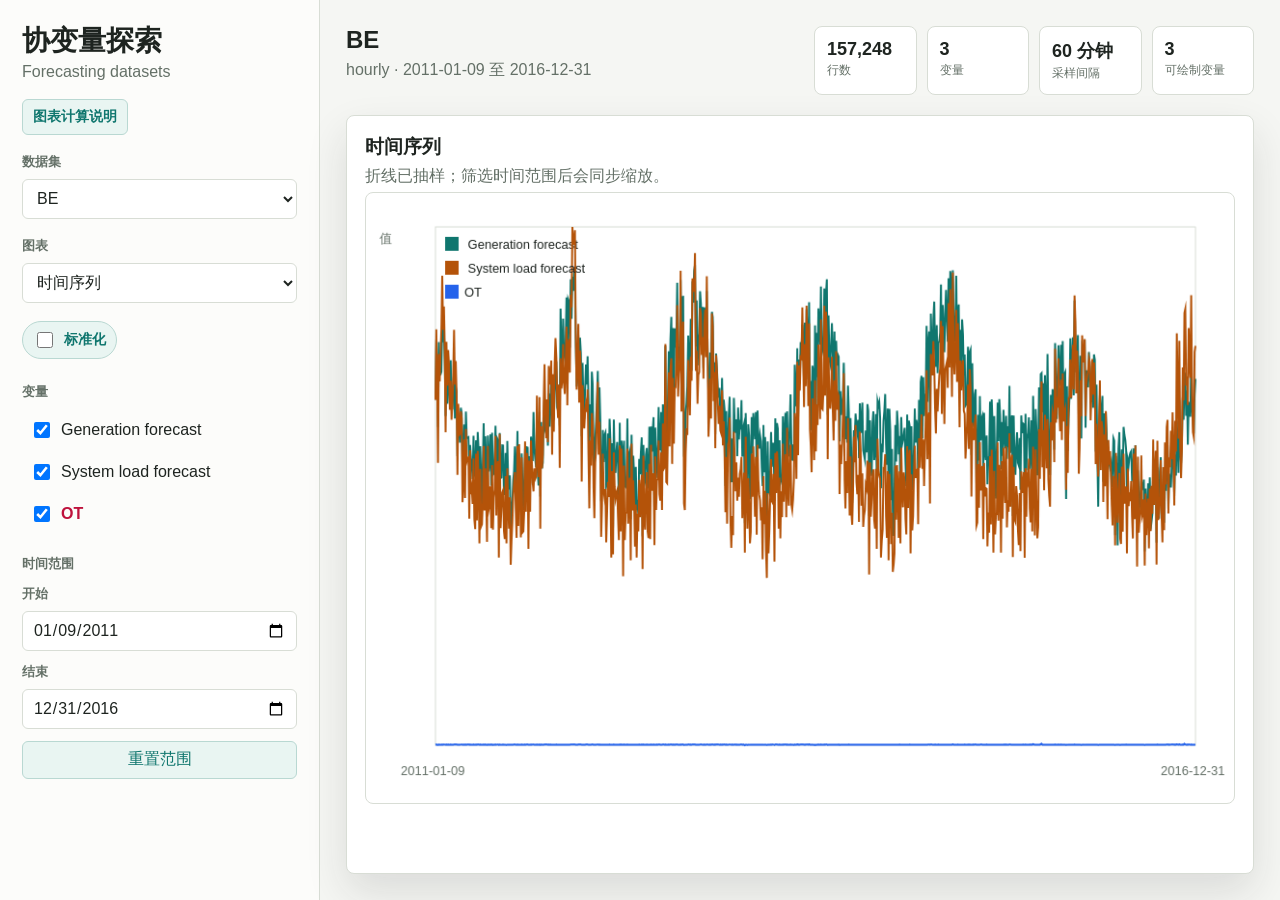
<file: visualization/index.html>
<!doctype html>
<html lang="zh-CN">
  <head>
    <meta charset="utf-8" />
    <meta name="viewport" content="width=device-width, initial-scale=1" />
    <title>协变量时间序列探索仪表盘</title>
    <link rel="stylesheet" href="./styles.css" />
  </head>
  <body>
    <main class="app-shell">
      <aside class="sidebar">
        <div class="brand">
          <h1>协变量探索</h1>
          <p>Forecasting datasets</p>
        </div>

        <a class="doc-link" href="./calculations.html">图表计算说明</a>

        <label class="field">
          <span>数据集</span>
          <select id="datasetSelect"></select>
        </label>

        <label class="field">
          <span>图表</span>
          <select id="viewSelect">
            <option value="series">时间序列</option>
            <option value="seasonality">季节性热力图</option>
            <option value="distribution">分布与箱线摘要</option>
            <option value="correlation">相关性矩阵</option>
            <option value="lag">滞后相关</option>
            <option value="periodicity">周期性分析</option>
            <option value="anomaly">异常点</option>
            <option value="channels">高维通道概览</option>
          </select>
        </label>

        <label id="standardizeControl" class="toggle-row">
          <input id="standardizeToggle" type="checkbox" />
          <span>标准化</span>
        </label>

        <section class="panel">
          <div class="panel-title">变量</div>
          <div id="variableList" class="checks"></div>
        </section>

        <section class="panel">
          <div class="panel-title">时间范围</div>
          <label class="field compact">
            <span>开始</span>
            <input id="startDate" type="date" />
          </label>
          <label class="field compact">
            <span>结束</span>
            <input id="endDate" type="date" />
          </label>
          <button id="resetRange" class="secondary" type="button">重置范围</button>
        </section>
      </aside>

      <section class="workspace">
        <header class="topbar">
          <div>
            <h2 id="datasetTitle">加载中</h2>
            <p id="datasetSubtitle"></p>
          </div>
          <div id="statStrip" class="stat-strip"></div>
        </header>

        <section class="chart-card">
          <div class="chart-head">
            <div>
              <h3 id="chartTitle">时间序列</h3>
              <p id="chartNote"></p>
            </div>
          </div>
          <canvas id="mainCanvas" width="1200" height="620"></canvas>
          <div id="tableView" class="table-view hidden"></div>
        </section>
      </section>
    </main>

    <script src="./app.js"></script>
  </body>
</html>
</file>
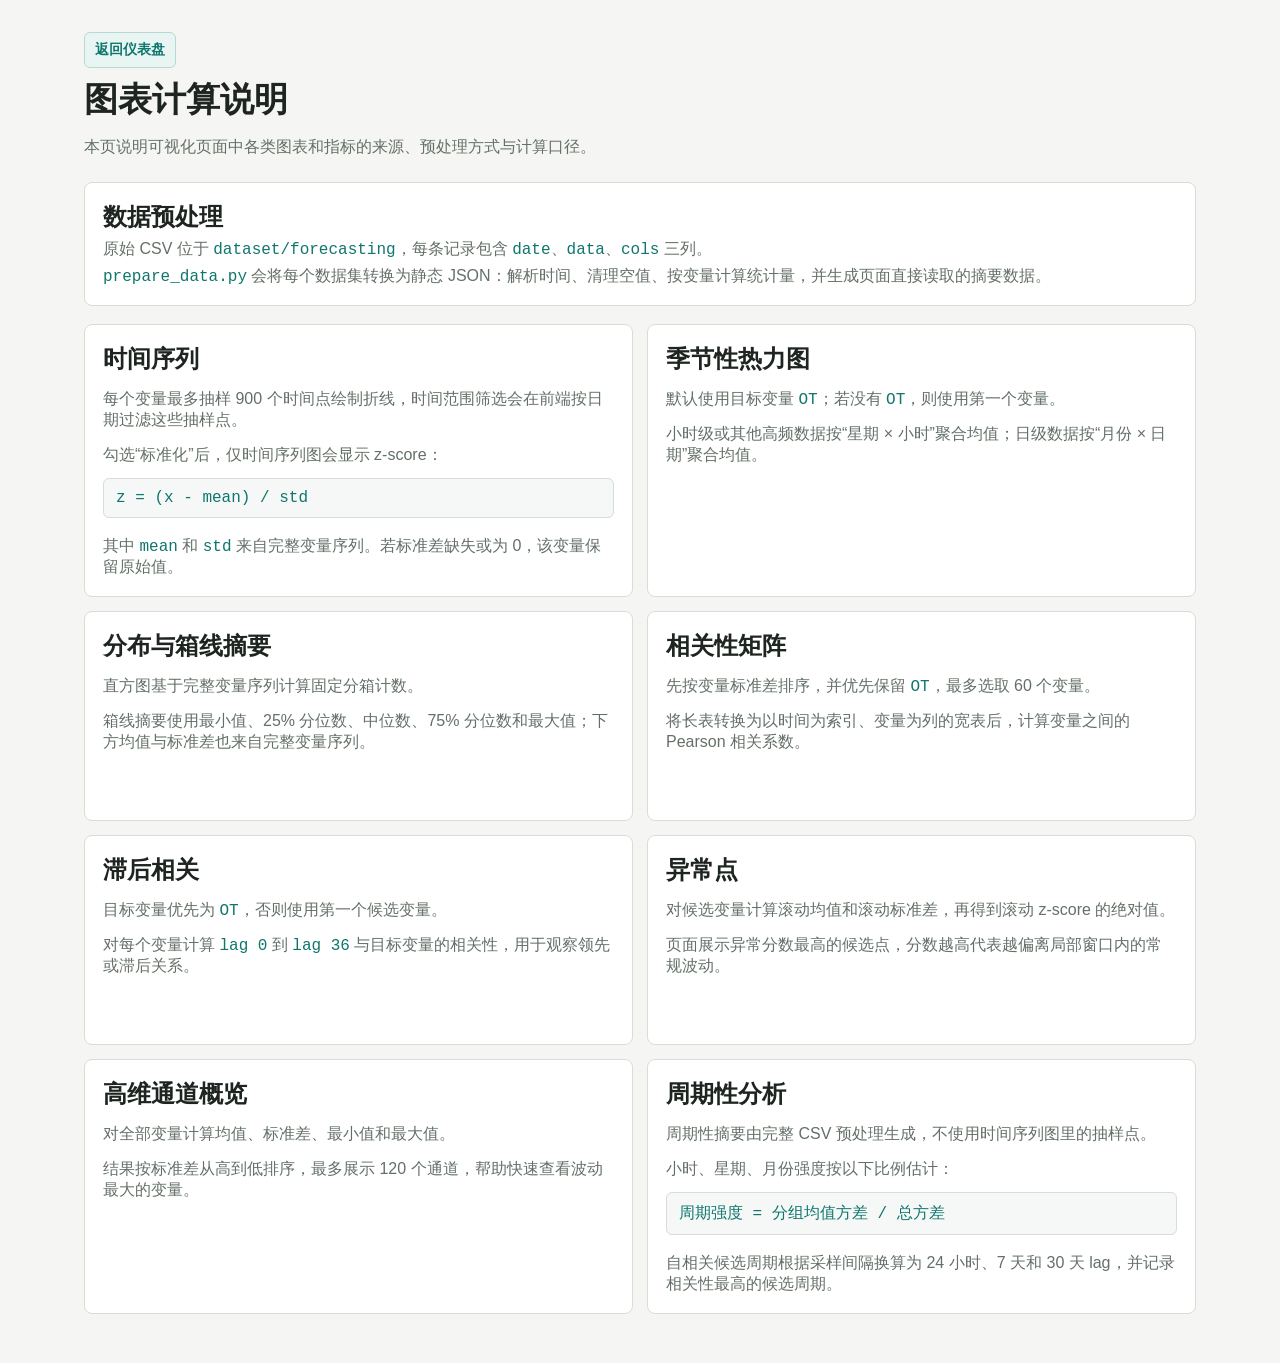
<file: visualization/calculations.html>
<!doctype html>
<html lang="zh-CN">
  <head>
    <meta charset="utf-8" />
    <meta name="viewport" content="width=device-width, initial-scale=1" />
    <title>图表计算说明</title>
    <link rel="stylesheet" href="./styles.css" />
  </head>
  <body>
    <main class="doc-shell">
      <header class="doc-header">
        <a class="doc-link" href="./index.html">返回仪表盘</a>
        <h1>图表计算说明</h1>
        <p>本页说明可视化页面中各类图表和指标的来源、预处理方式与计算口径。</p>
      </header>

      <section class="doc-section">
        <h2>数据预处理</h2>
        <p>原始 CSV 位于 <code>dataset/forecasting</code>，每条记录包含 <code>date</code>、<code>data</code>、<code>cols</code> 三列。</p>
        <p><code>prepare_data.py</code> 会将每个数据集转换为静态 JSON：解析时间、清理空值、按变量计算统计量，并生成页面直接读取的摘要数据。</p>
      </section>

      <section class="doc-grid">
        <article class="doc-card">
          <h2>时间序列</h2>
          <p>每个变量最多抽样 900 个时间点绘制折线，时间范围筛选会在前端按日期过滤这些抽样点。</p>
          <p>勾选“标准化”后，仅时间序列图会显示 z-score：</p>
          <pre><code>z = (x - mean) / std</code></pre>
          <p>其中 <code>mean</code> 和 <code>std</code> 来自完整变量序列。若标准差缺失或为 0，该变量保留原始值。</p>
        </article>

        <article class="doc-card">
          <h2>季节性热力图</h2>
          <p>默认使用目标变量 <code>OT</code>；若没有 <code>OT</code>，则使用第一个变量。</p>
          <p>小时级或其他高频数据按“星期 × 小时”聚合均值；日级数据按“月份 × 日期”聚合均值。</p>
        </article>

        <article class="doc-card">
          <h2>分布与箱线摘要</h2>
          <p>直方图基于完整变量序列计算固定分箱计数。</p>
          <p>箱线摘要使用最小值、25% 分位数、中位数、75% 分位数和最大值；下方均值与标准差也来自完整变量序列。</p>
        </article>

        <article class="doc-card">
          <h2>相关性矩阵</h2>
          <p>先按变量标准差排序，并优先保留 <code>OT</code>，最多选取 60 个变量。</p>
          <p>将长表转换为以时间为索引、变量为列的宽表后，计算变量之间的 Pearson 相关系数。</p>
        </article>

        <article class="doc-card">
          <h2>滞后相关</h2>
          <p>目标变量优先为 <code>OT</code>，否则使用第一个候选变量。</p>
          <p>对每个变量计算 <code>lag 0</code> 到 <code>lag 36</code> 与目标变量的相关性，用于观察领先或滞后关系。</p>
        </article>

        <article class="doc-card">
          <h2>异常点</h2>
          <p>对候选变量计算滚动均值和滚动标准差，再得到滚动 z-score 的绝对值。</p>
          <p>页面展示异常分数最高的候选点，分数越高代表越偏离局部窗口内的常规波动。</p>
        </article>

        <article class="doc-card">
          <h2>高维通道概览</h2>
          <p>对全部变量计算均值、标准差、最小值和最大值。</p>
          <p>结果按标准差从高到低排序，最多展示 120 个通道，帮助快速查看波动最大的变量。</p>
        </article>

        <article class="doc-card">
          <h2>周期性分析</h2>
          <p>周期性摘要由完整 CSV 预处理生成，不使用时间序列图里的抽样点。</p>
          <p>小时、星期、月份强度按以下比例估计：</p>
          <pre><code>周期强度 = 分组均值方差 / 总方差</code></pre>
          <p>自相关候选周期根据采样间隔换算为 24 小时、7 天和 30 天 lag，并记录相关性最高的候选周期。</p>
        </article>
      </section>
    </main>
  </body>
</html>
</file>
<file: visualization/styles.css>
:root {
  --bg: #f5f6f3;
  --ink: #1e2420;
  --muted: #647067;
  --line: #d8ddd5;
  --panel: #ffffff;
  --accent: #0f766e;
  --accent-2: #b45309;
  --accent-3: #2563eb;
  --danger: #be123c;
  --shadow: 0 18px 42px rgba(30, 36, 32, 0.12);
}

* {
  box-sizing: border-box;
}

body {
  margin: 0;
  color: var(--ink);
  background: var(--bg);
  font-family: "Microsoft YaHei", "Segoe UI", Arial, sans-serif;
}

button,
select,
input {
  font: inherit;
}

.app-shell {
  display: grid;
  grid-template-columns: 320px minmax(0, 1fr);
  min-height: 100vh;
}

.sidebar {
  display: flex;
  flex-direction: column;
  gap: 18px;
  padding: 26px 22px;
  background: #fcfcfa;
  border-right: 1px solid var(--line);
}

.brand h1 {
  margin: 0;
  font-size: 28px;
  line-height: 1.1;
}

.brand p,
.topbar p,
.chart-head p,
.doc-header p,
.doc-section p,
.doc-card p {
  margin: 6px 0 0;
  color: var(--muted);
}

.field {
  display: grid;
  gap: 8px;
}

.doc-link {
  display: inline-flex;
  align-items: center;
  width: fit-content;
  min-height: 36px;
  padding: 7px 10px;
  color: var(--accent);
  background: #e9f5f2;
  border: 1px solid #b9d8d2;
  border-radius: 6px;
  text-decoration: none;
  font-size: 14px;
  font-weight: 700;
}

.doc-link:hover {
  background: #dff0ec;
}

.field span,
.panel-title {
  color: var(--muted);
  font-size: 13px;
  font-weight: 700;
}

select,
input {
  width: 100%;
  min-height: 40px;
  padding: 8px 10px;
  color: var(--ink);
  background: #fff;
  border: 1px solid var(--line);
  border-radius: 6px;
}

.panel {
  display: grid;
  gap: 12px;
  padding-top: 6px;
}

.checks {
  display: grid;
  gap: 8px;
  max-height: 340px;
  overflow: auto;
  padding-right: 4px;
}

.check-row {
  display: flex;
  align-items: center;
  gap: 8px;
  min-height: 32px;
  padding: 5px 7px;
  border: 1px solid transparent;
  border-radius: 6px;
}

.check-row:hover {
  border-color: var(--line);
  background: #f5f8f6;
}

.check-row input {
  width: 16px;
  min-height: 16px;
}

.endogenous-var {
  color: var(--danger);
  font-weight: 700;
}

.toggle-row {
  display: flex;
  align-items: center;
  gap: 8px;
  min-height: 38px;
  width: fit-content;
  padding: 7px 10px;
  color: var(--accent);
  background: #e9f5f2;
  border: 1px solid #b9d8d2;
  border-radius: 999px;
  cursor: pointer;
  font-size: 14px;
  font-weight: 700;
}

.toggle-row input {
  width: 16px;
  min-height: 16px;
  accent-color: var(--accent);
}

.secondary {
  min-height: 38px;
  color: var(--accent);
  background: #e9f5f2;
  border: 1px solid #b9d8d2;
  border-radius: 6px;
  cursor: pointer;
}

.workspace {
  display: grid;
  grid-template-rows: auto 1fr;
  gap: 20px;
  padding: 26px;
  min-width: 0;
}

.topbar {
  display: flex;
  align-items: flex-start;
  justify-content: space-between;
  gap: 18px;
}

.topbar h2,
.chart-head h3 {
  margin: 0;
}

.stat-strip {
  display: grid;
  grid-template-columns: repeat(4, minmax(100px, 1fr));
  gap: 10px;
  min-width: 440px;
}

.stat {
  padding: 12px;
  background: var(--panel);
  border: 1px solid var(--line);
  border-radius: 8px;
}

.stat b {
  display: block;
  font-size: 18px;
}

.stat span {
  color: var(--muted);
  font-size: 12px;
}

.chart-card {
  min-width: 0;
  padding: 18px;
  background: var(--panel);
  border: 1px solid var(--line);
  border-radius: 8px;
  box-shadow: var(--shadow);
}

.chart-head {
  display: flex;
  align-items: flex-start;
  justify-content: space-between;
  min-height: 58px;
}

canvas {
  display: block;
  width: 100%;
  height: min(68vh, 620px);
  border: 1px solid var(--line);
  border-radius: 8px;
  background: #fff;
}

.table-view {
  overflow: auto;
  max-height: min(68vh, 620px);
  border: 1px solid var(--line);
  border-radius: 8px;
}

.empty-state {
  min-height: 180px;
  display: grid;
  place-items: center;
  color: var(--muted);
  background: #fff;
}

table {
  width: 100%;
  border-collapse: collapse;
  background: #fff;
}

th,
td {
  padding: 10px 12px;
  border-bottom: 1px solid var(--line);
  text-align: left;
  white-space: nowrap;
}

th {
  position: sticky;
  top: 0;
  background: #eef3ef;
}

.doc-shell {
  max-width: 1160px;
  margin: 0 auto;
  padding: 32px 24px 48px;
}

.doc-header {
  display: grid;
  gap: 12px;
  margin-bottom: 24px;
}

.doc-header h1,
.doc-section h2,
.doc-card h2 {
  margin: 0;
}

.doc-header h1 {
  font-size: 34px;
  line-height: 1.15;
}

.doc-section {
  padding: 18px;
  margin-bottom: 18px;
  background: var(--panel);
  border: 1px solid var(--line);
  border-radius: 8px;
}

.doc-grid {
  display: grid;
  grid-template-columns: repeat(2, minmax(0, 1fr));
  gap: 14px;
}

.doc-card {
  display: grid;
  align-content: start;
  gap: 8px;
  min-height: 210px;
  padding: 18px;
  background: var(--panel);
  border: 1px solid var(--line);
  border-radius: 8px;
}

code {
  color: var(--accent);
  font-family: Consolas, "SFMono-Regular", monospace;
}

pre {
  margin: 4px 0;
  padding: 10px 12px;
  overflow: auto;
  background: #f5f8f6;
  border: 1px solid var(--line);
  border-radius: 6px;
}

.hidden {
  display: none;
}

@media (max-width: 980px) {
  .app-shell {
    grid-template-columns: 1fr;
  }

  .sidebar {
    border-right: none;
    border-bottom: 1px solid var(--line);
  }

  .topbar {
    display: grid;
  }

  .stat-strip {
    min-width: 0;
    grid-template-columns: repeat(2, minmax(0, 1fr));
  }

  .doc-grid {
    grid-template-columns: 1fr;
  }
}
</file>
